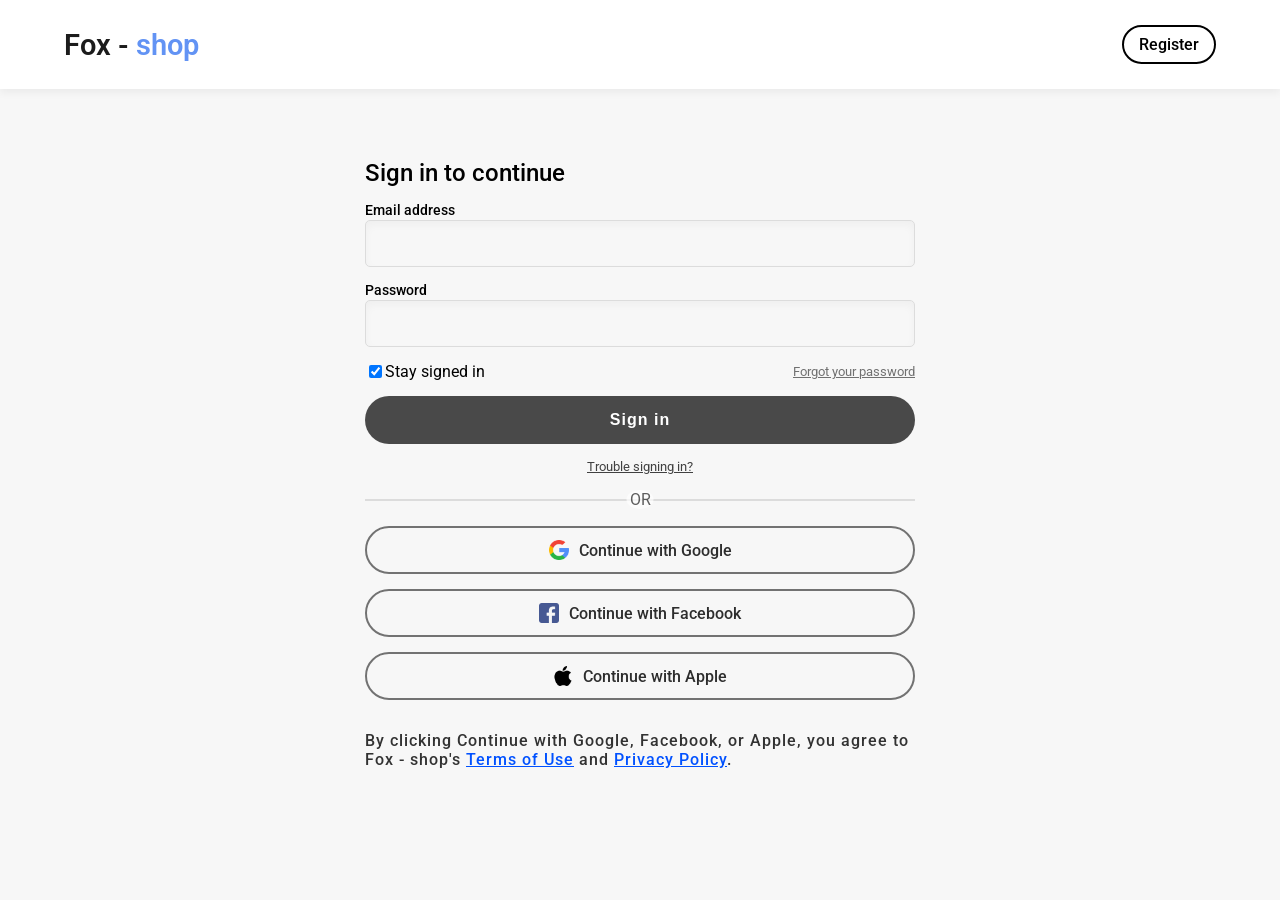
<file: account.html>
<!DOCTYPE html>
<html lang="en">
<head>
  <meta charset="UTF-8">
  <meta name="viewport" content="width=device-width, initial-scale=1.0">
  <title>Account | Fox - shop</title>
  <link rel="stylesheet" href="https://cdnjs.cloudflare.com/ajax/libs/font-awesome/6.4.2/css/all.min.css" integrity="sha512-z3gLpd7yknf1YoNbCzqRKc4qyor8gaKU1qmn+CShxbuBusANI9QpRohGBreCFkKxLhei6S9CQXFEbbKuqLg0DA==" crossorigin="anonymous" referrerpolicy="no-referrer" />
  <link rel="shortcut icon" href="Images/Screenshot 2024-03-01 181911.jpg" type="images/x-icon">
  <link rel="stylesheet" href="Styles/saved-item.css">
  <link rel="stylesheet" href="Styles/account.css">
</head>
<body>
  <header>
    <div class="section">
      <div class="left-section">
        <a href="index.html">
          <div class="logo">Fox - <span class="logo-span">shop</span></div>
        </a>
      </div>
      <div class="middle-section">
        <label>
          <img src="Images/search.png" alt="" class="search-icon">
          <input type="text" placeholder="Search for Products, Brands and More" class="index-search">
        </label>
      </div>
  
      <div class="right-section">
        <a href="#">
          <div class="account-container">
            <img src="Images/user.png" alt="">
            <span>Login</span>
            <!-- <i class="fa fa-angle-down account-arrow" aria-hidden="true"></i> -->
          </div>
        </a>
        <a href="#">
          <div class=" menu-bar">
            <img src="Images/menu.png" alt="">
          </div>
        </a>
        <a href="#">
          <div class="cancel-bar hide">
            <img src="Images/menu.png" alt="">
          </div>
        </a>
  
        <a href="cart.html">
          <div class="cart-container">
            <div class="cart-quantity-cont">
              <small class="cart-quantity"></small>
              <img src="Images/shopping-cart.png" alt="">
            </div>
            <span>Cart</span>
          </div>
        </a>
  
        <div class="seller-container">
          <img src="Images/shop.png" alt="">
          <span>Become a Seller</span>
        </div>
  
        <img src="Images/dots.png" alt="" class="help-icon">
      </div>
    </div>

    <nav>
      <div class="middle-section">
        <label>
          <img src="Images/search.png" alt="" class="search-icon">
          <input type="text" placeholder="Search for Products, Brands and More" class="index-search">
        </label>
      </div>
    </nav>
  </header>

  <div class="account-page-container">
    <div class="saved-item-page-display-cont hide-pop">
      <div class="links-containter">
        <div class="link-row row-option">
          <div class="link-row-icon ">
            <i class="fa-regular fa-user" aria-hidden="true"></i>
          </div>
          <span>My Account</span>
        </div>
        <a href="order.html">
          <div class="link-row ">
            <div class="link-row-icon">
              <i class="fas fa-shopping-bag" aria-hidden="true"></i>
            </div>
            <span>Orders</span>
          </div>
        </a>
        <a class="link-row" href="saved-item.html">
          <div class="link-row-icon">
            <i class="fa-regular fa-heart" aria-hidden="true"></i>
          </div>
          <span>Saved Items</span>
        </a>
        <div class="link-row">
          <div class="link-row-icon">
            <i class="fa-regular fa-envelope" aria-hidden="true"></i>
          </div>
          <span>Inbox</span>
        </div>
        <div class="link-row">
          <div class="link-row-icon">
            <i class="fa fa-hourglass-end" aria-hidden="true"></i>
          </div>
          <span>Pending Reviews</span>
        </div>
        <div class="link-row">
          <div class="link-row-icon">
            <i class="fas fa-store"></i>
          </div>
          <span>Followed Seller</span>
        </div>
        <div class="link-row">
          <div class="link-row-icon">
            <i class="fa fa-repeat" aria-hidden="true"></i>
          </div>
          <span>Recently Viewed</span>
        </div>
        <span class="logout">LOGOUT</span>
      </div>
  
      <div class="account-overview-cont">
        <div class="overview-header">
          <h3>Account Overview</h3>
        </div>
        <div class="account-overview-content">
          <div class="account-details-cont">
            <div class="account-details-header">
              <span>ACCOUNT DETAILS</sapn>
            </div>
            <div class="account-details-content">
              <div class="account-name">
                <span>Ganiu Waris</span>
              </div>
              <div class="account-email">
                <span>wardude704@gmail.com</span>
              </div>
            </div>
          </div>
          <div class="address-book-cont">
            <div class="address-book-header">
              <span>ADDRESS BOOK</span>
            </div>
            <div class="address-book-content">
              <div class="address-cont">
                <div class="address-title">
                  <span>Your default shipping address:</span>
                </div>
                <div class="address-note">
                  <div class="adress">
                    <div class="main-address"></div>
                    <input type="text" class="change-email hide" placeholder="Enter new shipping address">
                    <small class="error hide">Address not valid</small>
                  </div>
                  <div class="link">
                    <div class="link-span">Edit adresss</div>
                    <div class="new-adress-option">
                      <div class="change hide">Change</div>
                      <div class="cancel hide">Cancel</div>
                    </div>
                  </div>
                </div>
              </div>
            </div>
          </div>
        </div>
      </div>
    </div>
    <div class="customer-views-cont">
      <div class="customer-views-header">
        <h3>
         Other customers past views
        </h3>
      </div>

      <div class="customer-views-product-grid"></div>
    </div>
    <div class="logout">
      <button class="">Log out</button>
    </div>
  </div>
  <div class="slide-bar hde">
    <a href="account.html" class="mobile-account">
      <div class="link-row">
        <div class="link-row-icon ">
          <i class="fa-regular fa-user" aria-hidden="true"></i>
        </div>
        <span>My Account</span>
      </div>
    </a>
    <a href="order.html" class="mobile-order">
      <div class="link-row ">
        <div class="link-row-icon">
          <i class="fas fa-shopping-bag" aria-hidden="true"></i>
        </div>
        <span>Orders</span>
      </div>
    </a>
    <a href="saved-item.html" class="mobile-saved">
      <div class="link-row ">
        <div class="link-row-icon">
          <i class="fa-regular fa-heart" aria-hidden="true"></i>
        </div>
        <span>Saved Items</span>
      </div>
    </a>
    <a href="#" class="mobile-inbox">
      <div class="link-row ">
        <div class="link-row-icon">
          <i class="fa-regular fa-envelope" aria-hidden="true"></i>
        </div>
        <span>Inbox</span>
      </div>
    </a>
  </div>

  <script type="module" src="Scripts/account.js"></script>
</body>
</html>
</file>
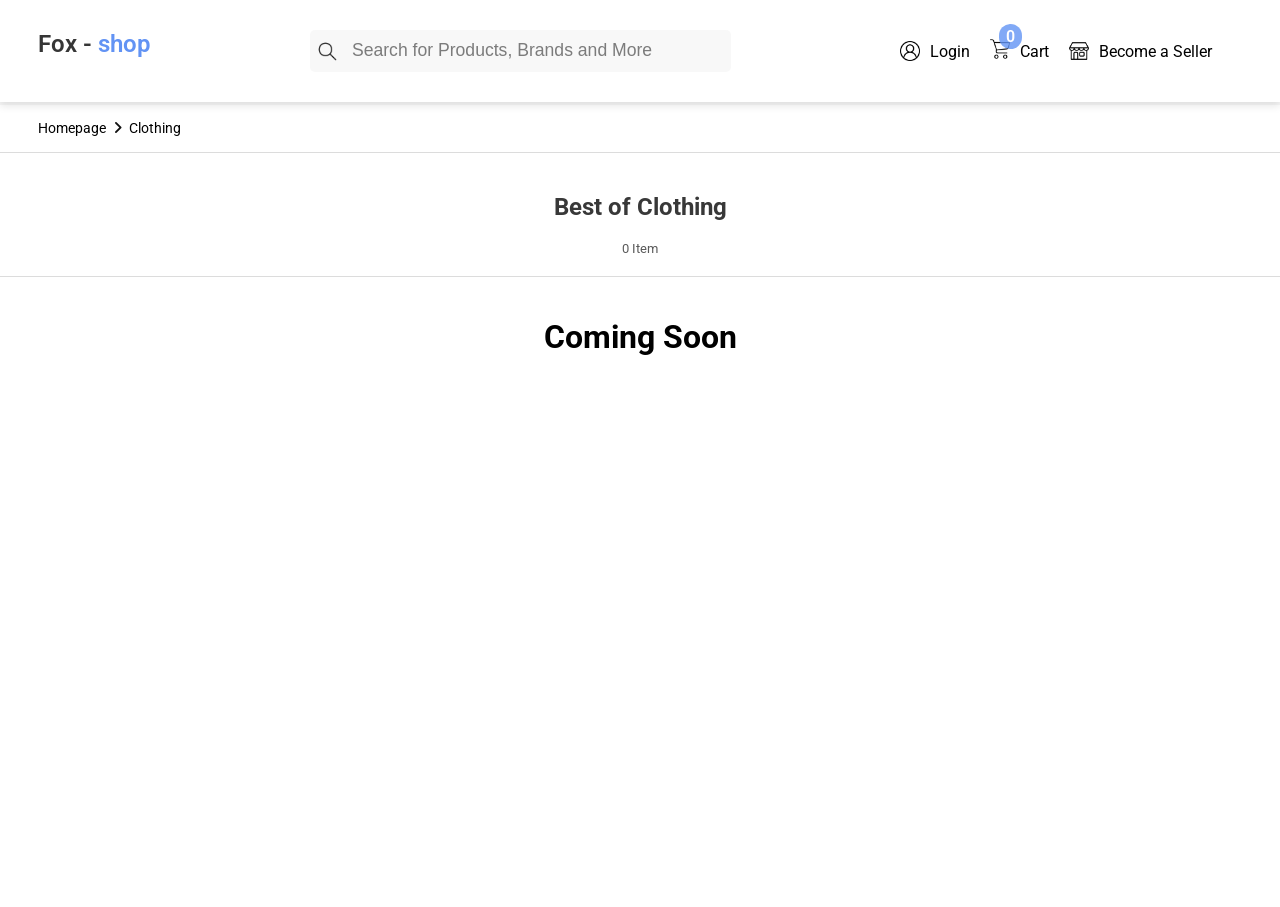
<file: clothing.html>
<!DOCTYPE html>
<html lang="en">
<head>
  <meta charset="UTF-8">
  <meta name="viewport" content="width=device-width, initial-scale=1.0">
  <title>Clothing</title>
  <link rel="stylesheet" href="https://cdnjs.cloudflare.com/ajax/libs/font-awesome/6.4.2/css/all.min.css" integrity="sha512-z3gLpd7yknf1YoNbCzqRKc4qyor8gaKU1qmn+CShxbuBusANI9QpRohGBreCFkKxLhei6S9CQXFEbbKuqLg0DA==" crossorigin="anonymous" referrerpolicy="no-referrer" />
  <link rel="shortcut icon" href="Images/Screenshot 2024-03-01 181911.jpg" type="images/x-icon">
  <link rel="stylesheet" href="Styles/categories.css">
</head>
<body>
  <header>
    <div class="section">
      <div class="left-section">
        <a href="index.html">
          <div class="logo">Fox - <span class="logo-span">shop</span></div>
        </a>
      </div>
      <div class="middle-section">
        <label>
          <img src="Images/search.png" alt="" class="search-icon">
          <input type="text" placeholder="Search for Products, Brands and More" class="index-search">
        </label>
      </div>
  
      <div class="right-section">
        <a href="#">
          <div class="account-container">
            <img src="Images/user.png" alt="">
            <span>Login</span>
            <!-- <i class="fa fa-angle-down account-arrow" aria-hidden="true"></i> -->
          </div>
        </a>
  
        <a href="cart.html">
          <div class="cart-container">
            <div class="cart-quantity-cont">
              <small class="cart-quantity"></small>
              <img src="Images/shopping-cart.png" alt="">
            </div>
            <span>Cart</span>
          </div>
        </a>
  
        <div class="seller-container">
          <img src="Images/shop.png" alt="">
          <span>Become a Seller</span>
        </div>
  
        <img src="Images/dots.png" alt="" class="help-icon">
      </div>
    </div>

    <nav>
      <div class="middle-section">
        <label>
          <img src="Images/search.png" alt="" class="search-icon">
          <input type="text" placeholder="Search for Products, Brands and More" class="index-search">
        </label>
      </div>
    </nav>

  </header>
  <div class="top-categories-container ">
    <a href="#">Homepage</a>
    <i class="fa fa-angle-right" aria-hidden="true"></i>
    <a href="#">Clothing</a>
  </div>
  

  <div class="category-products-container">
    <div class="category-product-container-header">
      <h2>Best of Clothing</h2>
      <span>0 Item</span>
    </div>

    <div class="category-products-grid flex">
      <h1>Coming Soon</h1>
    </div>
  </div>

  <script type="module" src="Scripts/categories.js"></script>
</body>
</html>
</file>
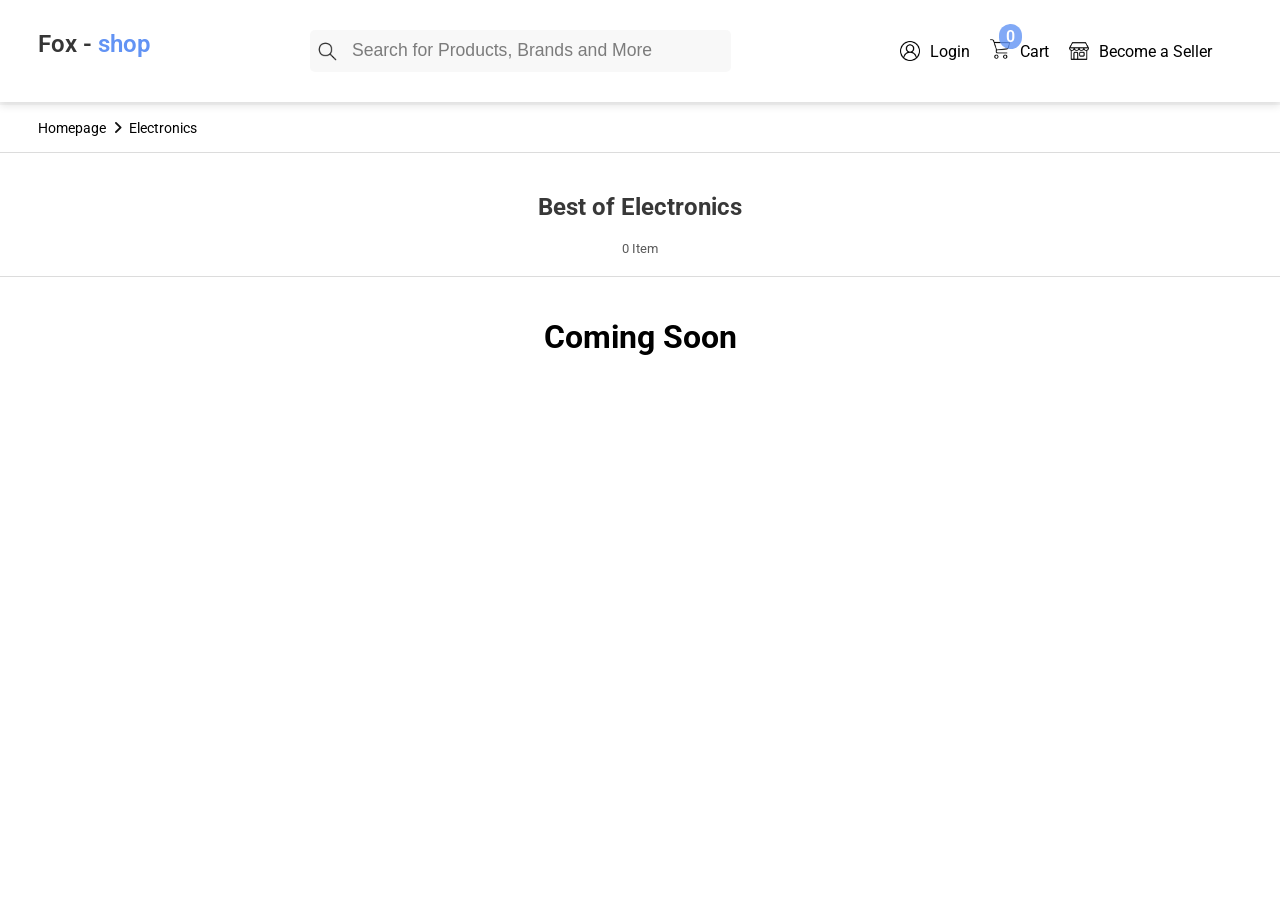
<file: electronics.html>
<!DOCTYPE html>
<html lang="en">
<head>
  <meta charset="UTF-8">
  <meta name="viewport" content="width=device-width, initial-scale=1.0">
  <title>Electronics</title>
  <link rel="stylesheet" href="https://cdnjs.cloudflare.com/ajax/libs/font-awesome/6.4.2/css/all.min.css" integrity="sha512-z3gLpd7yknf1YoNbCzqRKc4qyor8gaKU1qmn+CShxbuBusANI9QpRohGBreCFkKxLhei6S9CQXFEbbKuqLg0DA==" crossorigin="anonymous" referrerpolicy="no-referrer" />
  <link rel="shortcut icon" href="Images/Screenshot 2024-03-01 181911.jpg" type="images/x-icon">
  <link rel="stylesheet" href="Styles/categories.css">
</head>
<body>
  <header>
    <div class="section">
      <div class="left-section">
        <a href="index.html">
          <div class="logo">Fox - <span class="logo-span">shop</span></div>
        </a>
      </div>
      <div class="middle-section">
        <label>
          <img src="Images/search.png" alt="" class="search-icon">
          <input type="text" placeholder="Search for Products, Brands and More" class="index-search">
        </label>
      </div>
  
      <div class="right-section">
        <a href="#">
          <div class="account-container">
            <img src="Images/user.png" alt="">
            <span>Login</span>
            <!-- <i class="fa fa-angle-down account-arrow" aria-hidden="true"></i> -->
          </div>
        </a>
  
        <a href="cart.html">
          <div class="cart-container">
            <div class="cart-quantity-cont">
              <small class="cart-quantity"></small>
              <img src="Images/shopping-cart.png" alt="">
            </div>
            <span>Cart</span>
          </div>
        </a>
  
        <div class="seller-container">
          <img src="Images/shop.png" alt="">
          <span>Become a Seller</span>
        </div>
  
        <img src="Images/dots.png" alt="" class="help-icon">
      </div>
    </div>

    <nav>
      <div class="middle-section">
        <label>
          <img src="Images/search.png" alt="" class="search-icon">
          <input type="text" placeholder="Search for Products, Brands and More" class="index-search">
        </label>
      </div>
    </nav>

  </header>
  <div class="top-categories-container ">
    <a href="#">Homepage</a>
    <i class="fa fa-angle-right" aria-hidden="true"></i>
    <a href="#">Electronics</a>
  </div>
  

  <div class="category-products-container">
    <div class="category-product-container-header">
      <h2>Best of Electronics</h2>
      <span>0 Item</span>
    </div>

    <div class="category-products-grid flex">
      <h1>Coming Soon</h1>
    </div>
  </div>

  <script type="module" src="Scripts/categories.js"></script>
</body>
</html>
</file>
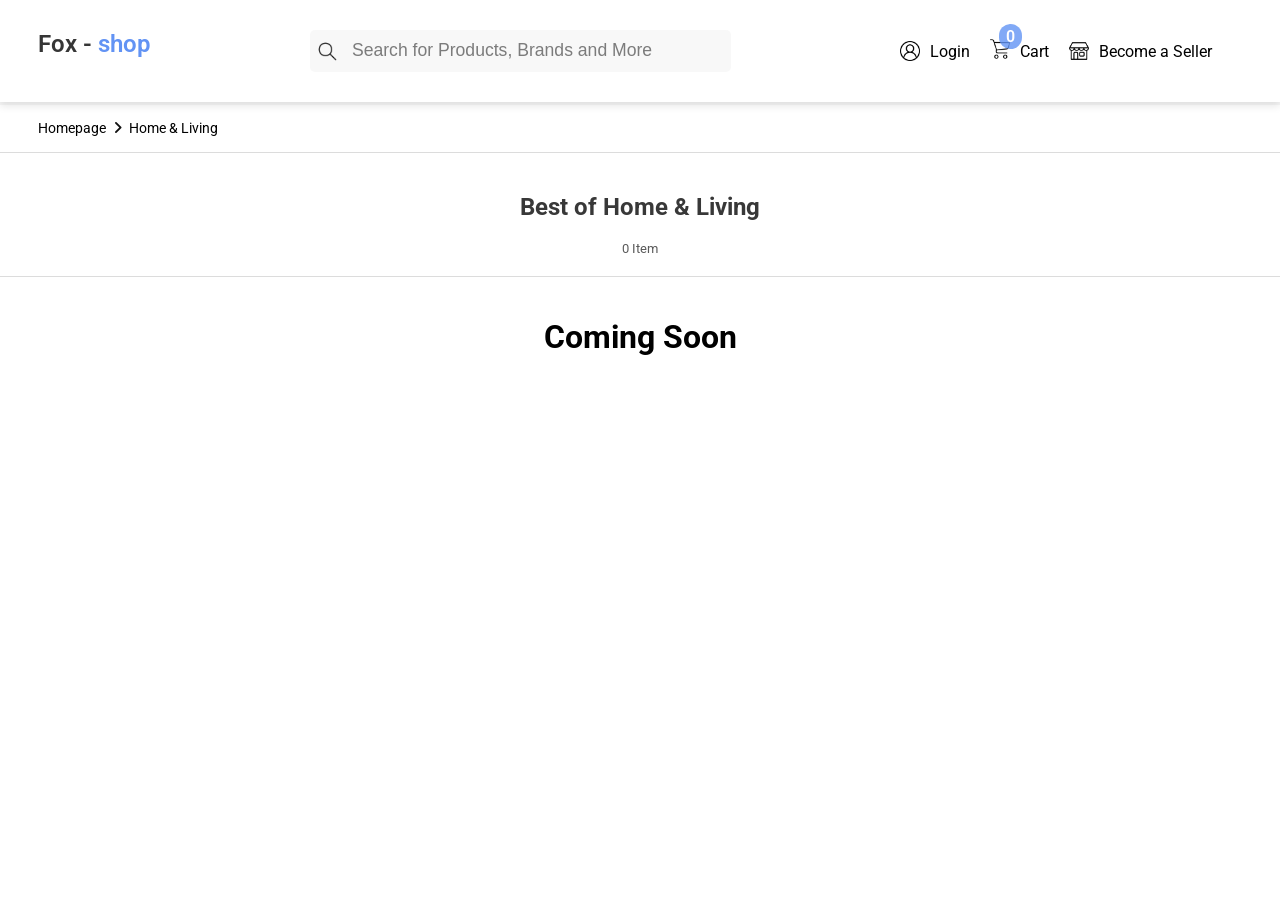
<file: home-and-living.html>
<!DOCTYPE html>
<html lang="en">
<head>
  <meta charset="UTF-8">
  <meta name="viewport" content="width=device-width, initial-scale=1.0">
  <title>Home & Living</title>
  <link rel="stylesheet" href="https://cdnjs.cloudflare.com/ajax/libs/font-awesome/6.4.2/css/all.min.css" integrity="sha512-z3gLpd7yknf1YoNbCzqRKc4qyor8gaKU1qmn+CShxbuBusANI9QpRohGBreCFkKxLhei6S9CQXFEbbKuqLg0DA==" crossorigin="anonymous" referrerpolicy="no-referrer" />
  <link rel="shortcut icon" href="Images/Screenshot 2024-03-01 181911.jpg" type="images/x-icon">
  <link rel="stylesheet" href="Styles/categories.css">
</head>
<body>
  <header>
    <div class="section">
      <div class="left-section">
        <a href="index.html">
          <div class="logo">Fox - <span class="logo-span">shop</span></div>
        </a>
      </div>
      <div class="middle-section">
        <label>
          <img src="Images/search.png" alt="" class="search-icon">
          <input type="text" placeholder="Search for Products, Brands and More" class="index-search">
        </label>
      </div>
  
      <div class="right-section">
        <a href="#">
          <div class="account-container">
            <img src="Images/user.png" alt="">
            <span>Login</span>
            <!-- <i class="fa fa-angle-down account-arrow" aria-hidden="true"></i> -->
          </div>
        </a>
  
        <a href="cart.html">
          <div class="cart-container">
            <div class="cart-quantity-cont">
              <small class="cart-quantity"></small>
              <img src="Images/shopping-cart.png" alt="">
            </div>
            <span>Cart</span>
          </div>
        </a>
  
        <div class="seller-container">
          <img src="Images/shop.png" alt="">
          <span>Become a Seller</span>
        </div>
  
        <img src="Images/dots.png" alt="" class="help-icon">
      </div>
    </div>

    <nav>
      <div class="middle-section">
        <label>
          <img src="Images/search.png" alt="" class="search-icon">
          <input type="text" placeholder="Search for Products, Brands and More" class="index-search">
        </label>
      </div>
    </nav>

  </header>
  <div class="top-categories-container ">
    <a href="#">Homepage</a>
    <i class="fa fa-angle-right" aria-hidden="true"></i>
    <a href="#">Home & Living</a>
  </div>
  

  <div class="category-products-container">
    <div class="category-product-container-header">
      <h2>Best of Home & Living</h2>
      <span>0 Item</span>
    </div>

    <div class="category-products-grid flex">
      <h1>Coming Soon</h1>
    </div>
  </div>

  <script type="module" src="Scripts/categories.js"></script>
</body>
</html>
</file>
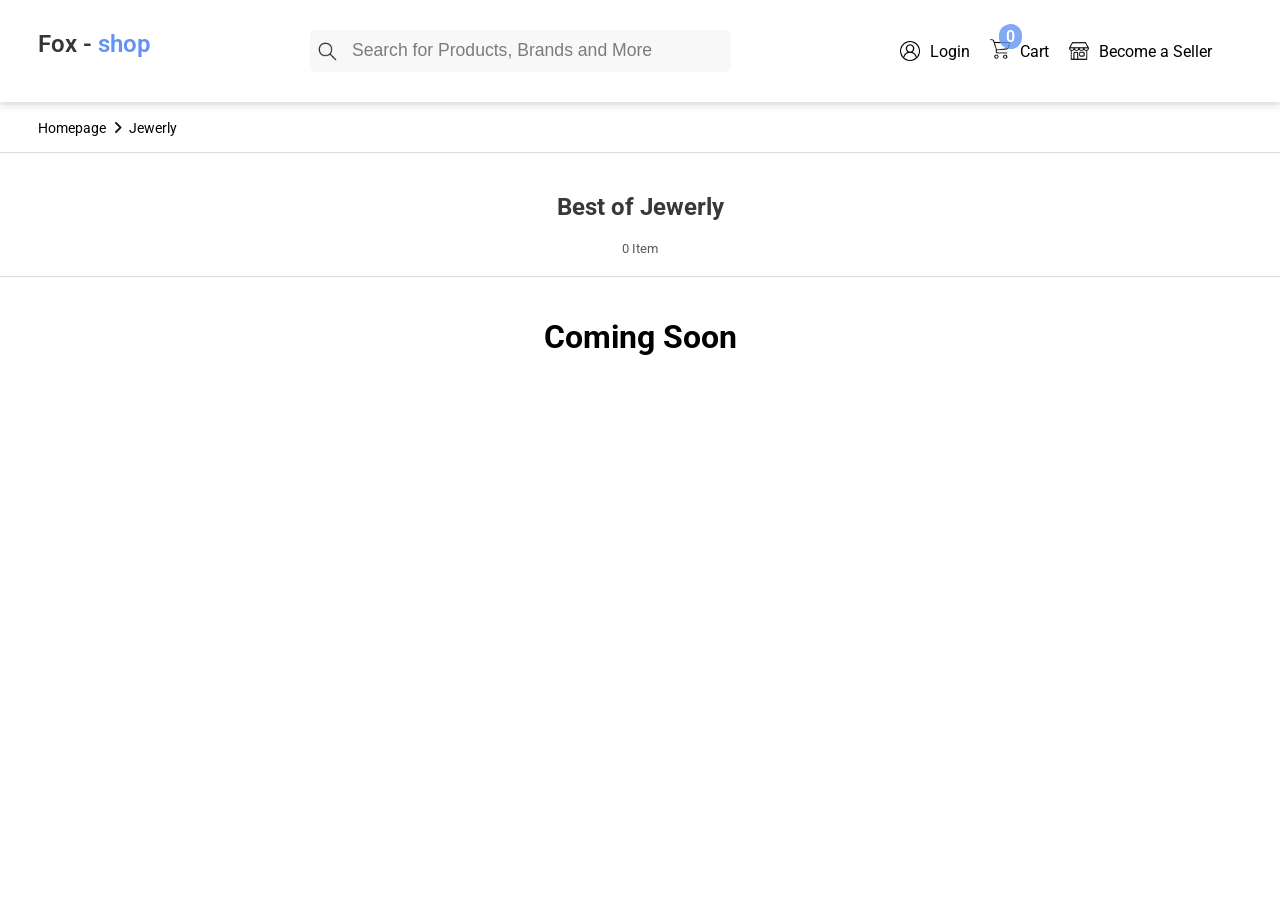
<file: jewerly.html>
<!DOCTYPE html>
<html lang="en">
<head>
  <meta charset="UTF-8">
  <meta name="viewport" content="width=device-width, initial-scale=1.0">
  <title>Jewerly</title>
  <link rel="stylesheet" href="https://cdnjs.cloudflare.com/ajax/libs/font-awesome/6.4.2/css/all.min.css" integrity="sha512-z3gLpd7yknf1YoNbCzqRKc4qyor8gaKU1qmn+CShxbuBusANI9QpRohGBreCFkKxLhei6S9CQXFEbbKuqLg0DA==" crossorigin="anonymous" referrerpolicy="no-referrer" />
  <link rel="shortcut icon" href="Images/Screenshot 2024-03-01 181911.jpg" type="images/x-icon">
  <link rel="stylesheet" href="Styles/categories.css">
</head>
<body>
  <header>
    <div class="section">
      <div class="left-section">
        <a href="index.html">
          <div class="logo">Fox - <span class="logo-span">shop</span></div>
        </a>
      </div>
      <div class="middle-section">
        <label>
          <img src="Images/search.png" alt="" class="search-icon">
          <input type="text" placeholder="Search for Products, Brands and More" class="index-search">
        </label>
      </div>
  
      <div class="right-section">
        <a href="#">
          <div class="account-container">
            <img src="Images/user.png" alt="">
            <span>Login</span>
            <!-- <i class="fa fa-angle-down account-arrow" aria-hidden="true"></i> -->
          </div>
        </a>
  
        <a href="cart.html">
          <div class="cart-container">
            <div class="cart-quantity-cont">
              <small class="cart-quantity"></small>
              <img src="Images/shopping-cart.png" alt="">
            </div>
            <span>Cart</span>
          </div>
        </a>
  
        <div class="seller-container">
          <img src="Images/shop.png" alt="">
          <span>Become a Seller</span>
        </div>
  
        <img src="Images/dots.png" alt="" class="help-icon">
      </div>
    </div>

    <nav>
      <div class="middle-section">
        <label>
          <img src="Images/search.png" alt="" class="search-icon">
          <input type="text" placeholder="Search for Products, Brands and More" class="index-search">
        </label>
      </div>
    </nav>

  </header>
  <div class="top-categories-container ">
    <a href="#" class="homepage-link">Homepage</a>
    <i class="fa fa-angle-right" aria-hidden="true"></i>
    <a href="#">Jewerly</a>
  </div>
  

  <div class="category-products-container">
    <div class="category-product-container-header">
      <h2>Best of Jewerly</h2>
      <span>0 Item</span>
    </div>

    <div class="category-products-grid flex">
      <h1>Coming Soon</h1>
    </div>
  </div>

  <script type="module" src="Scripts/categories.js"></script>
</body>
</html>
</file>
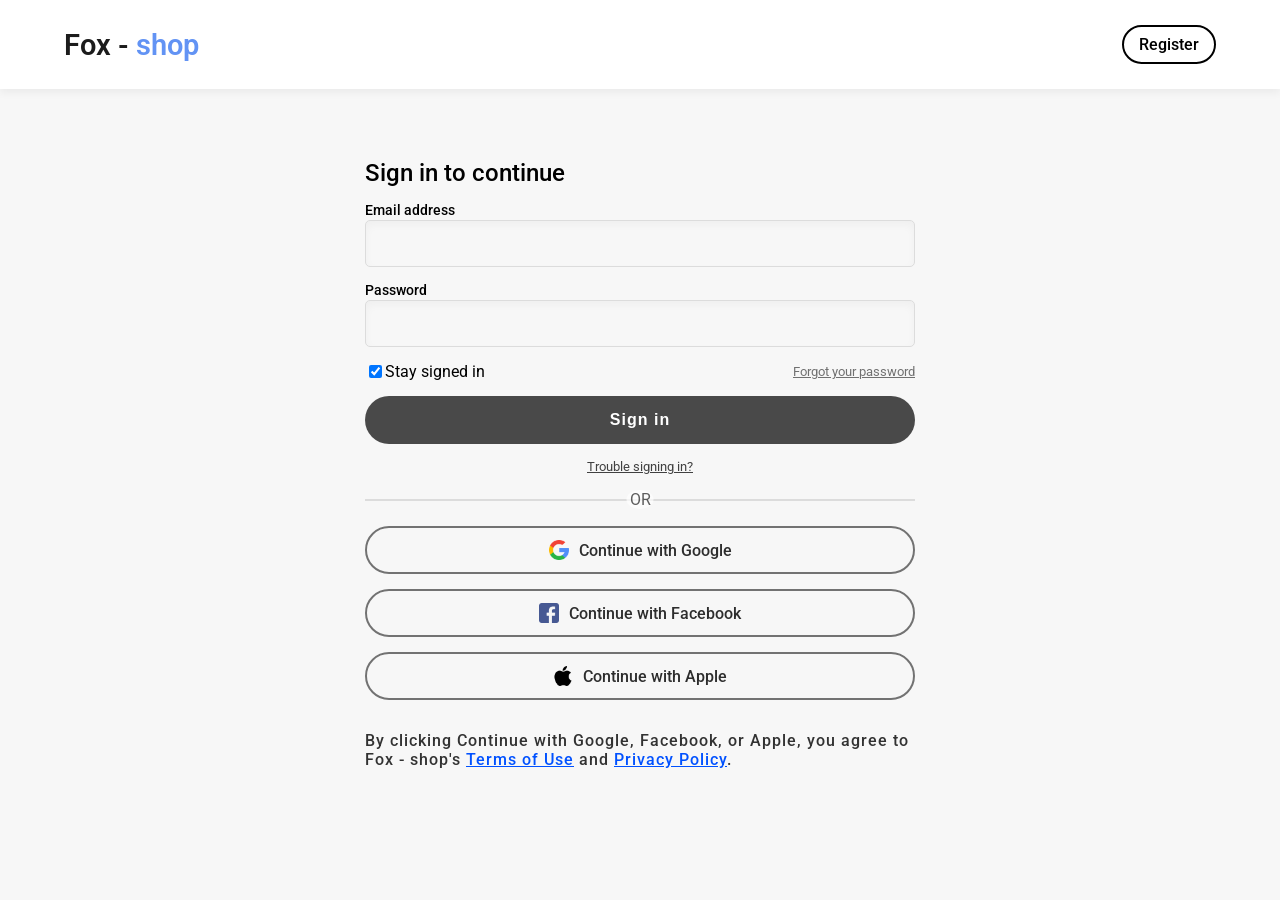
<file: login.html>
<!DOCTYPE html>
<html lang="en">
<head>
  <meta charset="UTF-8">
  <meta name="viewport" content="width=device-width, initial-scale=1.0">
  <title>Sign in | Fox - shop</title>
  <link rel="stylesheet" href="https://cdnjs.cloudflare.com/ajax/libs/font-awesome/6.4.2/css/all.min.css" integrity="sha512-z3gLpd7yknf1YoNbCzqRKc4qyor8gaKU1qmn+CShxbuBusANI9QpRohGBreCFkKxLhei6S9CQXFEbbKuqLg0DA==" crossorigin="anonymous" referrerpolicy="no-referrer" />
  <link rel="shortcut icon" href="Images/Screenshot 2024-03-01 181911.jpg" type="images/x-icon">
  <link rel="stylesheet" href="Styles/login.css">
</head>
<body>
  <header>
    <a href="index.html" class="logo">
      <div class="logo">
        Fox - <span>shop</span>
      </div>
    </a>

    <a href="register.html" class="register">Register</a>
  </header>

  <div class="page-content-cont">
    <div class="form">
      <h2>Sign in to continue</h2>
      <label>
        <span>Email address</span>
        <input type="email" class="email">
      </label>
      <label>
        <span>Password</span>
        <input type="password" class="password">
      </label>

      <div class="form-options">
        <div class="left-section">
          <input type="checkbox" checked>
          <span>Stay signed in</span>
        </div>

        <a href="#">Forgot your password</a>
      </div>
      <button class="login">Sign in</button>
      <a href="#" class="unknow">Trouble signing in?</a>
      <span class="or">OR</span>
    </div>
    <div class="other-sign-up-options">
      <a href="#" class="link">
        <img src="Images/search(2).png" alt="">
        <span>Continue with Google</span>
      </a>
      <a href="#" class="link">
        <img src="Images/facebook.png" alt="">
        <span>Continue with Facebook</span>
      </a>
      <a href="#" class="link">
        <img src="Images/apple.png" alt="">
        <span>Continue with Apple</span>
      </a>
      <p>By clicking Continue with Google, Facebook, or Apple, you agree to Fox - shop's <a href="#">Terms of Use</a> and <a href="#">Privacy Policy</a>.</p>
    </div>
  </div>
  <script type="module" src="Scripts/login.js"></script>
</body>
</html>
</file>
<file: Styles/saved-item.css>
@import url('https://fonts.googleapis.com/css2?family=Roboto:ital,wght@0,100;0,300;0,400;0,500;0,700;0,900;1,100;1,300;1,400;1,500;1,700;1,900&display=swap');

* {
  box-sizing: border-box;
}

a {
  text-decoration: none;
  color: black;
}

body {
  font-family: "Roboto", sans-serif;
  margin: 0;
  background-color: rgba(220, 220, 220, 0.221);
}
header {
  display: flex;
  flex-direction: column;
  justify-content: center;
  align-items: center;
  width: 100%;
  background-color: white;
  padding: 30px 3%;
  z-index: 10;
  box-shadow: 0 4px 8px rgba(0, 0, 0, 0.1);
  position: fixed;
  top: 0;
  left: 0;
  row-gap: 5px;
  right: 0;
}

.section {
  display: flex;
  flex-direction: row;
  justify-content: space-between;
  width: 100%;
  padding: 0;
  margin: 0;
}

nav {
  display: none;
}


.left-section {
  width: fit-content;
}

.logo {
  font-size: 1.5rem;
  font-weight: 600;
  color: rgba(0, 0, 0, 0.89);
}

.logo-span {
  color: rgb(98, 147, 244);
  /* font-style: italic; */
}

.middle-section {
  width: 35%;
}

.middle-section label {
  background-color: rgba(220, 220, 220, 0.215);
  display: flex;
  /* rgba(98, 147, 244, 0.05) */
  align-items: center;
  border-radius: 5px;
  width: 100%;
}

.middle-section label img {
  width: 25px;
  margin-left: 5px;
  cursor: pointer;
}

.middle-section label input {
  border: none;
  background-color: transparent;
  flex: 1;
  padding: 12px;
  font-size: 1rem;
  outline: none;
}::placeholder {
  font-size: 1.1rem;
  color: rgba(0, 0, 0, 0.5);
}

.right-section {
  width: fit-content;
  display: flex;
  align-items: center;
  justify-content: space-between;
}

.right-section img {
  width: 20px;
}

.account-container, .cart-container, .seller-container, .help-icon {
  display: flex;
  align-items: center;
  cursor: pointer;
  column-gap: 10px;
  padding: 8px 10px;
  border-radius: 5px;
  transition: background-color .4s;
}

.account-container:hover, .cart-container:hover, .seller-container:hover, .help-icon:hover  {
  background-color: rgba(220, 220, 220, 0.4);
}
.account-container span , .cart-container span, .seller-container span {
  font-size: 1.1rem;
  font-weight: 450;
  color: rgba(0, 0, 0, 0.81);
}


.cart-quantity-cont {
  position: relative;
}
.cart-quantity-cont small {
  position: absolute;
  top: -15px;
  right: -12px;
  padding: 3px 7px;
  font-weight: 600;
  font-size: 1rem;
  color: white;
  border-radius: 20px;
  background-color: rgba(98, 147, 244, .8);

}


.saved-item-page-display-cont {
  margin: 125px 2% 0 2%;
  display: flex;
  column-gap: 20px;
}

.links-containter {
  background-color: rgb(255, 255, 255);
  width: 280px;
  display: flex;
  flex-direction: column;
  height: fit-content;
  /* box-shadow: 0 0 30px rgb(0, 0, 0, 0.05); */
  box-shadow: 0 4px 8px rgb(0, 0, 0, 0.1);
}

.link-row {
  display: flex;
  padding: 13px;
  column-gap: 15px;
  align-items: center;
  cursor: pointer;
  transition: background-color .2s;
}

.link-row:hover {
  background-color: rgba(220, 220, 220, 0.374);
}

.link-row-icon {
  display: flex;
  justify-content: center;
  width: 20px;
}

.link-row-icon i {
  font-size: 1.33rem;
  opacity: .7;
}

.row-option {
  border-bottom: 1px gainsboro solid;
}

.link-row span {
  font-size: .85rem;
  opacity: .8;
}

.links-containter .logout {
  color: rgb(98, 147, 244);
  display: flex;
  justify-content: center;
  align-items: center;
  padding: 13px;
  border-top: 1px gainsboro solid;
}

.links-containter .logout {
  cursor: pointer;
  font-size: .85rem;
  padding: 9px;
  border-radius: 5px;
  font-weight: 600;
  cursor: pointer;
}

.links-containter .logout:hover {
  background-color: rgba(98, 147, 244, .1);
}

.saved-items-content-container {
  background-color: white;
  height: fit-content;
  box-shadow: 0 0 30px rgb(0, 0, 0, 0.05);
  border-radius: 5px;
  flex: 1;
}

.save-item-header {
  padding: 14px;
  border-bottom: 1px gainsboro solid;
}

.account-link {
  text-decoration: none;
  color: black;
}

.save-item-header span {
  font-size: 1.05rem;
  font-weight: 600;
  opacity: .8;
}

.saved-items-container {
  display: flex;
  border: 1px solid gainsboro;
  margin: 20px;
  padding: 15px;
  border-radius: 5px;
  justify-content: space-between;
  /* flex-direction: column; */
}

.saved-items-details {
  display: flex;
}

.saved-items-details img {
  width: 120px;
  height: 120px;
  object-fit: cover;
  margin-right: 10px;
}

.saved-items-product-details {
  display: flex;
  flex-direction: column;
  margin-right: 20px;
  row-gap: 5px;
  width: 65%;
}

.saved-items-product-name {
  font-size: .86rem;
  margin-bottom: 7px;
  overflow: hidden;
  text-overflow: ellipsis;
  display: -webkit-box;
  -webkit-line-clamp: 2;
  line-clamp: 2;
  -webkit-box-orient: vertical;
  width: 80%;
}

.saved-items-rating-icon {
  color: rgba(0, 0, 0, 0.7);
  /* color: rgb(98, 147, 244); */
}

.saved-items-rating-icon i{
  font-size: .78rem;
}

.saved-items-product-price {
  font-size: .8rem;
  font-weight: 600;
  opacity: .8;
}

.saved-items-product-options {
  display: flex;
  flex-direction: column;
  justify-content: space-between;
  align-items: end;
  width: 30%;
}

.saved-items-product-options a{
  text-decoration: none;
  color: white;
  background-color: rgb(98, 147, 244);
  padding: 12px 18px;
  font-size: .8rem;
  border-radius: 5px;
  font-weight: 600;
  box-shadow: 0 4px 8px rgb(0, 0, 0, 0.2);
}

.saved-items-product-options a:hover {
  filter: brightness(.9);
}

.remove-saved-product {
  display: flex;
  column-gap: 10px;
  border-radius: 5px;
  padding: 11px ;
  cursor: pointer;
  color: rgb(98, 147, 244);
  align-items: center;
}

.remove-saved-product:hover {
  background-color: rgb(98, 147, 244, .2);
}

.remove-saved-product i{

}

.remove-saved-product span{
  font-size: .8rem;
  font-weight: 600;
}

.emthy-saved-cart {
  display: flex;
  padding: 20px;
  flex-direction: column;
  align-items: center;
  row-gap: 25px;
  /* justify-content: space-between; */
  height: 320px;
  box-shadow: 0 4px 8px rgb(0, 0, 0, 0.2);
}

.emthy-saved-cart img {
  width: 120px;
}

.emthy-saved-cart a {
  border: 2px solid rgba(0, 0, 0, 0.558);
  padding: 10px;
  border-radius: 25px;
  background-color: rgba(220, 220, 220, 0.241);
  box-shadow: 0 4px 8px rgba(0, 0, 0, 0.1);
}


.customer-views-cont {
  margin: 30px 3% 20px 3%;
}

.customer-views-cont h3 {
  margin-bottom: 0;
}


.customer-views-product-grid {
  display: flex;
  flex-direction: row;
  /* width: 100%; */
  padding: 20px 5px;
  overflow-x: scroll;
  /* overflow: hidden; */
  column-gap: 15px;
}

.related-products {
  display: flex;
  overflow: hidden;
  overflow-x: scroll;
  column-gap: 20px;
}::-webkit-scrollbar {
  display: none;
}

.related-product {
  display: flex;
  flex-direction: column;
  /* padding: 10px; */
  position: relative;
  align-items: start;
}

.related-product .fa-heart {
  position: absolute;
  background-color: white;
  padding: 7px;
  font-size: .9rem;
  color: rgba(0, 0, 0, 0.81);
  border: 1px solid gainsboro;
  border-radius: 50%;
  right: 12px;
  top: 12px;
  display: none;
}

.related-product-img-cont {
  border: 1px solid gainsboro;
  padding: 10px;
  margin-bottom: 4px;
  border-radius: 4px;
}

.related-product img {
  width: 180px;
  height: 180px;
  object-fit: cover;
  border-radius: 6px;
}

.related-product-name {
  overflow: hidden;
  text-overflow: ellipsis;
  display: -webkit-box;
  -webkit-line-clamp: 2;
  line-clamp: 2;
  font-size: .83rem;
  font-weight: 400;
  color: rgba(0, 0, 0, 0.821);
  -webkit-box-orient: vertical;
}

.related-product-price {
  font-size: 1rem;
  font-weight: 500;
  margin: 8px 0;
}

.add-to-cart {
  background-color: rgba(0, 0, 0, 0.9);
  border: 2px solid ;
  padding: 10px 15px;
  border-radius: 50px;
  box-shadow: 0px , 4px, 8px , rgba(0, 0, 0, 0.1);
  cursor: pointer;
  color: white;
  font-weight: 500;
  font-size: .9rem;
  width: 100%;
}

.product-link {
  /* visibility: hidden; */
  padding: 0;
}

@media (min-width: 451px) and (max-width: 921px) {
  header {
    position: relative;
  }
  .account-page-container {
    margin-top: -135px;
  }
  .menu-bar {
    display: flex;
  }

  .cancel-bar img {
    /* opacity: .66; */
  }

  .account-container {
    display: none;
  }

  .logo {
    font-size: 1.7rem;
  }

  .slide-bar {
    display: flex;
    position: fixed;
    flex-direction: column;
    right: 0;
    /* background-color: white; */
    z-index: 20;
    top: 65px;
    width: 100%;
    transition: box-shadow .8s, background-color .8s;
  }

  .mobile-account {
    transform: translateX(450px);
    background-color: white;
    transition: transform .8s, opacity .3s;
    opacity: 0;
  }

  .mobile-order {
    transform: translateX(500px);
    background-color: white;
    transition: transform .8s, opacity .3s;
    opacity: 0;
  }

  .mobile-saved {
    transform: translateX(550px);
    background-color: white;
    transition: transform .8s, opacity .3s;
    opacity: 0;
  }

  .mobile-inbox {
    transform: translateX(600px);
    background-color: white;
    opacity: 0;
    transition: transform .8s, opacity .3s;
  }

  .return {
    transform: translateX(0);
    opacity: 1;
    background-color: white;
    transition: transform .8s, opacity .3s;
  }

  .shadow {
    box-shadow: 0px 4px 8px rgba(0, 0, 0, .15);
    border-top: 1px solid gainsboro;
  }
  header {
    display: flex;
    flex-direction: column;
    justify-content: center;
    align-items: center;
    width: 100%;
    background-color: white;
    padding: 15px 3%;
    z-index: 10;
    box-shadow: 0 4px 8px rgba(0, 0, 0, 0.1);
    position: fixed;
    top: 0;
    left: 0;
    row-gap: 5px;
    right: 0;
  }

  .section {
    display: flex;
    flex-direction: row;
    justify-content: space-between;
    width: 100%;
    padding: 0;
    margin: 0;
  }

  nav {
    align-items: center;
    justify-content: center;
    width: 100%;
    display: flex;
  }
  
  .left-section {
    width: fit-content;
  }
  
  .logo {
    font-size: 1.5rem;
    font-weight: 600;
    color: rgba(0, 0, 0, 0.89);
  }
  
  .section .middle-section {
    display: none;
  }
  
  .right-section {
    width: fit-content;
  }
  
  .right-section img {
    width: 25px;
  }
  
  .seller-container, .help-icon {
    display: none;
  }

  nav .middle-section {
    width: 90%;
  }

  nav .middle-section label {
    background-color: rgba(220, 220, 220, 0.3);
    border-radius: 20px;
  }
  
  nav .middle-section label img {
    width: 25px;
    margin-left: 10px;
    cursor: pointer;
  }
  
  .middle-section label input {
    border: none;
    background-color: transparent;
    flex: 1;
    padding: 15px;
    font-size: 1.2rem;
    outline: none;
  }::placeholder {
    font-size: 1.1rem;
    color: rgba(0, 0, 0, 0.5);
  }
  
  .account-container span , .cart-container span, .seller-container span {
    display: none;
  }

  .saved-item-page-display-cont {
    margin: 280px 2% 0 2%;
    display: flex;
    column-gap: 20px;
  }

  .saved-items-product-details {
    display: flex;
    flex-direction: column;
    margin-right: 10px;
    row-gap: 5px;
    width: 100%;
  }
  
  .saved-items-product-name {
    font-size: .86rem;
    margin-bottom: 7px;
    overflow: hidden;
    text-overflow: ellipsis;
    display: -webkit-box;
    -webkit-line-clamp: 2;
    line-clamp: 2;
    -webkit-box-orient: vertical;
    width: 100%;
  }
  
  
  .links-containter {
    display: none;
  }

  .related-products {
    display: flex;
    overflow: hidden;
    overflow-x: scroll;
    column-gap: 20px;
  }::-webkit-scrollbar {
    display: none;
  }

  .related-product {
    display: flex;
    flex-direction: column;
    /* padding: 10px; */
    position: relative;
    align-items: start;
  }

  .related-product .fa-heart {
    background-color: rgba(255, 255, 255, 0.8);
    color: rgba(255, 0, 0, 0.532);
  }

  .related-product img {
    width: 140px;
    height: 140px;
  }

  .saved-items-product-options {
    display: flex;
    flex-direction: column;
    justify-content: space-between;
    align-items: end;
    width: 100%;
    margin-top: 10px;
  }
  
}

@media (max-width: 450px) {

  .menu-bar {
    display: flex;
  }

  .cancel-bar img {
    /* opacity: .66; */
  }

  .account-container {
    display: none;
  }

  .logo {
    font-size: 1.7rem;
  }

  .slide-bar {
    display: flex;
    position: fixed;
    flex-direction: column;
    right: 0;
    /* background-color: white; */
    z-index: 20;
    top: 65px;
    width: 100vw;
    transition: box-shadow .8s, background-color .8s;
  }

  .mobile-account {
    transform: translateX(450px);
    background-color: white;
    transition: transform .8s, opacity .3s;
    opacity: 0;
  }

  .mobile-order {
    transform: translateX(500px);
    background-color: white;
    transition: transform .8s, opacity .3s;
    opacity: 0;
  }

  .mobile-saved {
    transform: translateX(550px);
    background-color: white;
    transition: transform .8s, opacity .3s;
    opacity: 0;
  }

  .mobile-inbox {
    transform: translateX(600px);
    background-color: white;
    opacity: 0;
    transition: transform .8s, opacity .3s;
  }

  .return {
    transform: translateX(0);
    opacity: 1;
    background-color: white;
    transition: transform .8s, opacity .3s;
  }

  .shadow {
    box-shadow: 0px 4px 8px rgba(0, 0, 0, .15);
    border-top: 1px solid gainsboro;
    left: 0;
  }

  header {
    display: flex;
    flex-direction: column;
    justify-content: center;
    align-items: center;
    width: 100%;
    background-color: white;
    padding: 15px 3%;
    z-index: 10;
    box-shadow: 0 4px 8px rgba(0, 0, 0, 0.1);
    position: relative;
    top: 0;
    left: 0;
    row-gap: 5px;
    right: 0;
  }

  .section {
    display: flex;
    flex-direction: row;
    justify-content: space-between;
    width: 100%;
    padding: 0;
    margin: 0;
  }

  nav {
    align-items: center;
    justify-content: center;
    width: 100%;
    display: flex;
  }
  
  .left-section {
    width: fit-content;
  }
  
  .logo {
    font-size: 1.5rem;
    font-weight: 600;
    color: rgba(0, 0, 0, 0.89);
  }
  
  .section .middle-section {
    display: none;
  }
  
  .right-section {
    width: fit-content;
  }
  
  .right-section img {
    width: 25px;
  }
  
  .seller-container, .help-icon {
    display: none;
  }

  nav .middle-section {
    width: 90%;
  }

  nav .middle-section label {
    background-color: rgba(220, 220, 220, 0.3);
    border-radius: 20px;
  }
  
  nav .middle-section label img {
    width: 25px;
    margin-left: 10px;
    cursor: pointer;
  }
  
  .middle-section label input {
    border: none;
    background-color: transparent;
    flex: 1;
    padding: 15px;
    font-size: 1.2rem;
    outline: none;
  }::placeholder {
    font-size: 1.1rem;
    color: rgba(0, 0, 0, 0.5);
  }
  
  .account-container span , .cart-container span, .seller-container span {
    display: none;
  }

  .saved-item-page-display-cont {
    margin: 140px 2% 0 2%;
    display: flex;
    column-gap: 20px;
    position: relative;
  }
  
  .links-containter {
    display: none;
  }

  .related-products {
    display: flex;
    overflow: hidden;
    overflow-x: scroll;
    column-gap: 20px;
  }::-webkit-scrollbar {
    display: none;
  }

  .related-product {
    display: flex;
    flex-direction: column;
    /* padding: 10px; */
    position: relative;
    align-items: start;
  }

  .related-product .fa-heart {
    background-color: rgba(255, 255, 255, 0.8);
    color: rgba(255, 0, 0, 0.532);
  }

  .related-product img {
    width: 140px;
    height: 140px;
  }
  .saved-items-container {
    display: flex;
    border: 1px solid gainsboro;
    margin: 20px;
    padding: 15px;
    border-radius: 5px;
    justify-content: space-between;
    flex-direction: column;
  }
  
  .saved-items-details {
    display: flex;
  }
  
  .saved-items-details img {
    width: 80px;
    height: 80px;
    object-fit: cover;
    margin-right: 10px;
    /* border-radius: 10px; */
  }
  
  .saved-items-product-details {
    display: flex;
    flex-direction: column;
    margin-right: 10px;
    row-gap: 5px;
    width: 100%;
  }
  
  .saved-items-product-name {
    font-size: .86rem;
    margin-bottom: 7px;
    overflow: hidden;
    text-overflow: ellipsis;
    display: -webkit-box;
    -webkit-line-clamp: 2;
    line-clamp: 2;
    -webkit-box-orient: vertical;
    width: 100%;
  }
  
  .saved-items-rating-icon {
    display: none;
  }
  
  .saved-items-rating-icon i{
    font-size: .78rem;
  }
  
  .saved-items-product-price {
    font-size: .8rem;
    font-weight: 600;
    opacity: .8;
  }
  
  .saved-items-product-options {
    display: flex;
    flex-direction: row;
    justify-content: space-between;
    align-items: center;
    width: 100%;
    margin-top: 10px;
  }
  
  .saved-items-product-options a{
    background-color: rgb(98, 147, 244);
    padding: 8px;
    font-size: .7rem;
    font-weight: 500;
  }
  
  .saved-items-product-options a:hover {
    filter: brightness(.9);
  }
  
  .remove-saved-product {
    display: flex;
    column-gap: 10px;
    border-radius: 5px;
    padding: 10px ;
    cursor: pointer;
    color: rgb(98, 147, 244);
    align-items: center;
  }

  .remove-saved-product i,  .remove-saved-product span {
    font-size: .8rem;
  }
  
  .emthy-saved-cart {
    display: flex;
    padding: 20px;
    flex-direction: column;
    align-items: center;
    row-gap: 25px;
    /* justify-content: space-between; */
    height: 320px;
    box-shadow: 0 4px 8px rgb(0, 0, 0, 0.2);
  }

  .emthy-saved-cart img {
    width: 120px;
  }

  .emthy-saved-cart a {
    border: 2px solid rgba(0, 0, 0, 0.558);
    padding: 10px;
    border-radius: 25px;
    background-color: rgba(220, 220, 220, 0.241);
    box-shadow: 0 4px 8px rgba(0, 0, 0, 0.1);
  }

  
}
.seller-container {
  cursor: not-allowed!important;
}

.hide {
  display: none;
}
</file>
<file: Styles/account.css>
.menu-bar {
  display: none;
}


.slide-bar {
  display: none;
}



a {
  text-decoration: none;
  color: black;
}
.account-overview-cont {
  flex: 1;
  height: initial;
  padding: 15px;
  display: flex;
  flex-direction: column;
  box-shadow: 0 4px 8px rgb(0, 0, 0, 0.1);
  background-color: white;
}

.overview-header h3{
  margin: 0;
  opacity: .8;
}

.account-overview-content {
  display: grid;
  height: 100%;
  margin-top: 10px;
  column-gap: 15px;
  grid-template-columns: 1fr 1fr;
}

.account-details-cont, .address-book-cont {
  border: 1px solid gainsboro;
  border-radius: 3px;
  height: initial;
}

.account-details-header, .address-book-header {
  border-bottom: 1px gainsboro solid;
  padding: 15px 10px;
}

.account-details-header span, .address-book-header span {
  opacity: .7;
}

.account-details-content, .address-book-content {
  padding: 15px 10px;
}

.address-book-content {
  display: flex;
  justify-content: space-between;
  align-items: center;
}

.account-name span, .address-title span {
  font-weight: 600;
  font-size: .9rem;
  opacity: .8;
}

.account-email span , .address-note .main-address {
  font-size: .75rem;
  opacity: .7;
}

.address-cont {
  width: 100%;
}

.address-note {
  position: relative;
  display: flex;
  width: 100%;
  justify-content: space-between;
  align-items: center;
}
.main-address {
  margin-top: 2px;
}
.address-note span {
  display: inline-block;

}

.adress {
  display: flex;
  flex-direction: column;
}

.address-note input {
  border: 1px solid gainsboro;
  padding: 7px;
  outline-color: gainsboro;
  border-radius: 5px;
  /* position: absolute; */
  left: 0;
}

.address-note input::placeholder {
  font-size: .65rem;
  color: rgb(176, 175, 175);
}

.error {
  color: rgb(227, 8, 8);
  font-size: .7rem;
}

.address-book-content .link  {
  color: rgb(0, 123, 255);
  font-size: .7rem;
  cursor: pointer;
  display: block;
  width: fit-content;
  text-align: center;
}

.address-note .link-span {

}

.address-note .cancel {
  color: red;
}

.new-adress-option {
  display: flex;
  column-gap: 5px;
}

.new-adress-option div {
  padding: 5px;
  border-radius: 5px;
  transition: background-color .4s;
  background-color: rgba(240, 240, 240, 0.4);
}

.new-adress-option div:hover {
  background-color: rgba(230, 230, 230, .8);
  
}

.pop-links-container{
  display: none;
}

.customer-views-cont {
  /* margin-bottom: -10px; */
  margin-top: 10px;
}

.logout {
  display: none;
}


@media (min-width: 451px) and (max-width: 921px) {
  header {
    position: relative;
  }
  .account-page-container {
    margin-top: -260px;
  }
  .menu-bar {
    display: flex;
  }

  .cancel-bar img {
    /* opacity: .66; */
  }

  .account-container {
    display: none;
  }

  .logo {
    font-size: 1.7rem;
  }

  .slide-bar {
    display: flex;
    position: fixed;
    flex-direction: column;
    right: 0;
    /* background-color: white; */
    z-index: 20;
    top: 65px;
    width: 100%;
    transition: box-shadow .01s, background-color .2s;
  }

  .mobile-account {
    transform: translateX(450px);
    background-color: white;
    transition: transform .8s, opacity .3s;
    opacity: 0;
  }

  .mobile-order {
    transform: translateX(500px);
    background-color: white;
    transition: transform .8s, opacity .3s;
    opacity: 0;
  }

  .mobile-saved {
    transform: translateX(550px);
    background-color: white;
    transition: transform .8s, opacity .3s;
    opacity: 0;
  }

  .mobile-inbox {
    transform: translateX(600px);
    background-color: white;
    opacity: 0;
    transition: transform .8s, opacity .3s;
  }

  .return {
    transform: translateX(0);
    opacity: 1;
    background-color: white;
    transition: transform .8s, opacity .3s;
  }

  .shadow {
    box-shadow: 0px 4px 8px rgba(0, 0, 0, .15);
    border-top: 1px solid gainsboro;
  }
  .account-overview-cont {
    flex: 1;
    height: initial;
    padding: 15px;
    display: flex;
    flex-direction: column;
    box-shadow: 0 4px 8px rgb(0, 0, 0, 0.1);
    background-color: white;
  }
  
  .overview-header h3{
    margin: 0;
    opacity: .8;
  }
  
  .account-overview-content {
    row-gap: 15px;
    column-gap: 0px;
    grid-template-columns: 1fr;
    height: 500px;

  }

  .account-name span, .address-title span {
    font-weight: 600;
    font-size: 1rem;
    opacity: .8;
  }
  
  .account-email span , .address-note span{
    font-size: .9rem;
    opacity: .7;
  }
  
  .pop-links-container{
    display: none;
  }
  
  .customer-views-cont {
    margin-top: 10px;
  }

  .logout {
    display: flex;
    align-items: center;
    width: 100%;
    justify-content: center;
  }

  .logout button {
    width: 100%;
    /* background-color: rgba(98, 147, 244, .5); */
    border: none;
    color: black;
    font-weight: 600;
    font-size: 1.3rem;
    padding: 20px;
    cursor: pointer;
  }
}

@media (max-width: 450px) {
  header {
    position: relative;
  }
  .account-page-container {
    margin-top: -135px;
  }
  .menu-bar {
    display: flex;
  }

  .cancel-bar img {
    /* opacity: .66; */
  }

  .account-container {
    display: none;
  }

  .logo {
    font-size: 1.7rem;
  }

  .slide-bar {
    display: flex;
    position: fixed;
    flex-direction: column;
    right: 0;
    /* background-color: white; */
    z-index: 20;
    top: 65px;
    width: 100%;
    transition: box-shadow .8s, background-color .8s;
  }

  .mobile-account {
    transform: translateX(450px);
    background-color: white;
    transition: transform .8s, opacity .3s;
    opacity: 0;
  }

  .mobile-order {
    transform: translateX(500px);
    background-color: white;
    transition: transform .8s, opacity .3s;
    opacity: 0;
  }

  .mobile-saved {
    transform: translateX(550px);
    background-color: white;
    transition: transform .8s, opacity .3s;
    opacity: 0;
  }

  .mobile-inbox {
    transform: translateX(600px);
    background-color: white;
    opacity: 0;
    transition: transform .8s, opacity .3s;
  }

  .return {
    transform: translateX(0);
    opacity: 1;
    background-color: white;
    transition: transform .8s, opacity .3s;
  }

  .shadow {
    box-shadow: 0px 4px 8px rgba(0, 0, 0, .15);
    border-top: 1px solid gainsboro;
    left: 0;
  }

  .account-overview-cont {
    flex: 1;
    height: initial;
    padding: 15px;
    display: flex;
    flex-direction: column;
    box-shadow: 0 4px 8px rgb(0, 0, 0, 0.1);
    background-color: white;
  }
  
  .overview-header h3{
    margin: 0;
    opacity: .8;
  }
  
  .account-overview-content {
    row-gap: 15px;
    column-gap: 0px;
    grid-template-columns: 1fr;
  }

  .account-name span, .address-title span {
    font-weight: 600;
    font-size: .95rem;
    opacity: .8;
  }
  
  .account-email span , .address-note span{
    font-size: .85rem;
    opacity: .7;
  }
  
  .pop-links-container{
    display: none;
  }
  
  .customer-views-cont {
    margin-top: 10px;
  }
  .logout {
    display: flex;
    align-items: center;
    width: 100%;
    justify-content: center;
  }

  .logout button {
    width: 100%;
    /* background-color: rgba(98, 147, 244, .5); */
    border: none;
    color: black;
    font-weight: 600;
    font-size: 1.3rem;
    padding: 20px;
    cursor: pointer;
  }
}

.seller-container {
  cursor: not-allowed!important;
}

.hide {
  display: none;
}
</file>
<file: Styles/categories.css>
@import url('https://fonts.googleapis.com/css2?family=Roboto:ital,wght@0,100;0,300;0,400;0,500;0,700;0,900;1,100;1,300;1,400;1,500;1,700;1,900&display=swap');

* {
  box-sizing: border-box;
}

a {
  text-decoration: none;
  color: black;
}

body {
  font-family: "Roboto", sans-serif;
  margin: 0;
  background-color: rgba(220, 220, 220, 0.221);
}

header {
  display: flex;
  flex-direction: column;
  justify-content: center;
  align-items: center;
  width: 100%;
  background-color: white;
  padding: 30px 3%;
  z-index: 10;
  box-shadow: 0 4px 8px rgba(0, 0, 0, 0.1);
  position: fixed;
  top: 0;
  left: 0;
  row-gap: 5px;
  right: 0;
}

.section {
  display: flex;
  flex-direction: row;
  justify-content: space-between;
  width: 100%;
  padding: 0;
  margin: 0;
}

nav {
  display: none;
}

.left-section {
  width: fit-content;
}

.logo {
  font-size: 1.5rem;
  font-weight: 600;
  color: rgba(0, 0, 0, 0.79);
}

.logo-span {
  color: rgb(98, 147, 244);
  /* font-style: italic; */
}

.middle-section {
  width: 35%;
}

.middle-section label {
  background-color: rgba(220, 220, 220, 0.215);
  display: flex;
  align-items: center;
  border-radius: 5px;
  width: 100%;
}

.middle-section label img {
  width: 25px;
  margin-left: 5px;
  cursor: pointer;
}

.middle-section label input {
  border: none;
  background-color: transparent;
  flex: 1;
  padding: 12px;
  outline: none;
  font-size: 1rem;
}::placeholder {
  font-size: 1.1rem;
  color: rgba(0, 0, 0, 0.5);
}

.right-section {
  width: fit-content;
  display: flex;
  align-items: center;
  justify-content: space-between;
}

.right-section img {
  width: 20px;
}

.account-container, .cart-container, .seller-container, .help-icon {
  display: flex;
  align-items: center;
  cursor: pointer;
  column-gap: 10px;
  padding: 8px 10px;
  border-radius: 5px;
  transition: background-color .4s;
}

.account-container:hover, .cart-container:hover, .seller-container:hover, .help-icon:hover  {
  background-color: rgba(220, 220, 220, 0.4);
}


.cart-quantity-cont {
  position: relative;
}

.cart-quantity-cont small {
  position: absolute;
  top: -15px;
  right: -12px;
  padding: 3px 7px;
  font-weight: 600;
  font-size: 1rem;
  color: white;
  border-radius: 20px;
  background-color: rgba(98, 147, 244, .8);
}

.top-categories-container {
  margin: 105px 0 0 0;
  display: flex;
  align-items: center;
  background-color: white;
  padding: 15px 3%;
  column-gap: 7px;
  font-size: .9rem;
  font-weight: 400;
  color: rgba(0, 0, 0, 0.938);
}

.top-categories-container a {
 text-decoration: none;
}
.top-categories-container a:hover {
  text-decoration: underline;
}

.top-category i {
  color: rgba(0, 0, 0, 0.3);
}

.category-products-container {
  display: flex;
  flex-direction: column;
  align-items: center;
  background-color: white;
}

.category-product-container-header {
  display: flex;
  flex-direction: column;
  align-items: center;
  width: 100%;
  padding: 20px;
  border-top: 1px solid gainsboro;
  border-bottom: 1px solid gainsboro;
}

.category-product-container-header h2 {
  color: rgba(0, 0, 0, 0.78);
}
.category-product-container-header span {
  color: rgba(0, 0, 0, 0.65);
  font-size: .8rem;
}

.category-products-grid {
  display: grid;
  grid-template-columns: 1fr 1fr 1fr 1fr;
  gap: 15px 10px;
  padding: 20px;
  width: 100%;
}

.category-product-container {
  display: flex;
  flex-direction: column;
  align-items: center;
  row-gap: 5px;
  cursor: pointer;
}

.image-cont {
  width: 220px;
  height: 220px;
  margin-bottom: -5px;
  display: flex;
  align-items: center;
  justify-content: center;
}

.category-product-container img {
  width: 200px;
  height: 200px;
  border-radius: 5px;
  object-fit: cover;
  transition: all .2s;
}

.category-product-container:hover img{
  transform: scale(1.05);
}

.category-product-name {
  overflow: hidden;
  text-overflow: ellipsis;
  display: -webkit-box;
  -webkit-line-clamp: 1;
  line-clamp: 1;
  font-size: .86rem;
  font-weight: 500;
  color: rgba(0, 0, 0,);
  -webkit-box-orient: vertical;
  width: 200px;
}

.category-product-price {
  /* color: rgb(66, 129, 255); */
  font-weight: 600;
  color: rgba(0, 0, 0, 0.8);
}

.category-product-container span {
  color: rgba(0, 0, 0, 0.645);
  font-size: .85rem;
}

.flex {
  display: flex;
  justify-content: center;
  height: 70vh;
}

.flex h1 {
  width: 100%;
  text-align: center;
}


@media (min-width: 451px) and (max-width: 921px) {
  header {
    display: flex;
    flex-direction: column;
    justify-content: center;
    align-items: center;
    width: 100%;
    background-color: white;
    padding: 15px 3%;
    z-index: 10;
    box-shadow: 0 4px 8px rgba(0, 0, 0, 0.1);
    position: fixed;
    top: 0;
    left: 0;
    row-gap: 5px;
    right: 0;
  }

  .section {
    display: flex;
    flex-direction: row;
    justify-content: space-between;
    width: 100%;
    padding: 0;
    margin: 0;
  }

  nav {
    align-items: center;
    justify-content: center;
    width: 100%;
    display: flex;
  }
  
  .left-section {
    width: fit-content;
  }
  
  .logo {
    font-size: 1.5rem;
    font-weight: 600;
    color: rgba(0, 0, 0, 0.89);
  }
  
  .section .middle-section {
    display: none;
  }
  
  .right-section {
    width: fit-content;
  }
  
  .right-section img {
    width: 25px;
  }
  
  .seller-container, .help-icon {
    display: none;
  }

  nav .middle-section {
    width: 90%;
  }

  nav .middle-section label {
    background-color: rgba(220, 220, 220, 0.3);
    border-radius: 20px;
  }
  
  nav .middle-section label img {
    width: 25px;
    margin-left: 10px;
    cursor: pointer;
  }
  
  .middle-section label input {
    border: none;
    background-color: transparent;
    flex: 1;
    padding: 15px;
    font-size: 1.2rem;
    outline: none;
  }::placeholder {
    font-size: 1.1rem;
    color: rgba(0, 0, 0, 0.5);
  }
  
  .account-container span , .cart-container span, .seller-container span {
    display: none;
  }

  .top-categories-container {
    margin: 135px 0 0 0;
    display: flex;
    align-items: center;
    background-color: white;
    padding: 15px 3%;
    column-gap: 7px;
    font-size: .9rem;
    font-weight: 400;
    color: rgba(0, 0, 0, 0.938);
  }

  .category-products-container {
    margin-top: 0px;
    display: flex;
    flex-direction: column;
    align-items: center;
    background-color: white;
  }
  
  .category-product-container-header {
    display: flex;
    flex-direction: column;
    align-items: center;
    width: 100%;
    padding: 20px;
    border-top: 1px solid gainsboro;
    border-bottom: 1px solid gainsboro;
  }
  
  .category-product-container-header h2 {
    color: rgba(0, 0, 0, 0.78);
  }
  .category-product-container-header span {
    color: rgba(0, 0, 0, 0.65);
    font-size: .8rem;
  }
  
  .category-products-grid {
    display: grid;
    grid-template-columns: 1fr 1fr 1fr;
    gap: 15px 10px;
    padding: 20px;
    width: 100%;
  }
  
  .category-product-container {
    display: flex;
    flex-direction: column;
    align-items: center;
    row-gap: 5px;
    cursor: pointer;
  }
  
  .image-cont {
    width: 150px;
    height: 150px;
    margin-bottom: -5px;
    display: flex;
    align-items: center;
    justify-content: center;
  }
  
  .category-product-container img {
    width: 140px;
    height: 140px;
    border-radius: 5px;
    object-fit: cover;
    transition: all .2s;
  }
  
  .category-product-name {
    overflow: hidden;
    text-overflow: ellipsis;
    display: -webkit-box;
    -webkit-line-clamp: 1;
    line-clamp: 1;
    font-size: .86rem;
    font-weight: 500;
    color: rgba(0, 0, 0,);
    -webkit-box-orient: vertical;
    width: 140px;
  }
  
  .category-product-price {
    /* color: rgb(66, 129, 255); */
    font-weight: 600;
    color: rgba(0, 0, 0, 0.8);
  }
  
  .category-product-container span {
    color: rgba(0, 0, 0, 0.645);
    font-size: .85rem;
  }  .flex {
    display: flex;
    justify-content: center;
    height: 70vh;
  }
  
  .flex h1 {
    width: 100%;
    text-align: center;
  }  
}

@media (max-width: 450px) {
  header {
    display: flex;
    flex-direction: column;
    justify-content: center;
    align-items: center;
    width: 100%;
    background-color: white;
    padding: 15px 3%;
    z-index: 10;
    box-shadow: 0 4px 8px rgba(0, 0, 0, 0.1);
    position: fixed;
    top: 0;
    left: 0;
    row-gap: 5px;
    right: 0;
  }

  .section {
    display: flex;
    flex-direction: row;
    justify-content: space-between;
    width: 100%;
    padding: 0;
    margin: 0;
  }

  nav {
    align-items: center;
    justify-content: center;
    width: 100%;
    display: flex;
  }
  
  .left-section {
    width: fit-content;
  }
  
  .logo {
    font-size: 1.5rem;
    font-weight: 600;
    color: rgba(0, 0, 0, 0.89);
  }
  
  .section .middle-section {
    display: none;
  }
  
  .right-section {
    width: fit-content;
  }
  
  .right-section img {
    width: 25px;
  }
  
  .seller-container, .help-icon {
    display: none;
  }

  nav .middle-section {
    width: 90%;
  }

  nav .middle-section label {
    background-color: rgba(220, 220, 220, 0.3);
    border-radius: 20px;
  }
  
  nav .middle-section label img {
    width: 25px;
    margin-left: 10px;
    cursor: pointer;
  }
  
  .middle-section label input {
    border: none;
    background-color: transparent;
    flex: 1;
    padding: 15px;
    font-size: 1.2rem;
    outline: none;
  }::placeholder {
    font-size: 1.1rem;
    color: rgba(0, 0, 0, 0.5);
  }
  
  .account-container span , .cart-container span, .seller-container span {
    display: none;
  }

  .top-categories-container {
    margin: 135px 0 0 0;
    display: flex;
    align-items: center;
    background-color: white;
    padding: 15px 3%;
    column-gap: 7px;
    font-size: .9rem;
    font-weight: 400;
    color: rgba(0, 0, 0, 0.938);
  }

  .category-products-container {
    margin-top: 0px;
    display: flex;
    flex-direction: column;
    align-items: center;
    background-color: white;
  }
  
  .category-product-container-header {
    display: flex;
    flex-direction: column;
    align-items: center;
    width: 100%;
    padding: 20px;
    border-top: 1px solid gainsboro;
    border-bottom: 1px solid gainsboro;
  }
  
  .category-product-container-header h2 {
    color: rgba(0, 0, 0, 0.78);
  }
  .category-product-container-header span {
    color: rgba(0, 0, 0, 0.65);
    font-size: .8rem;
  }
  
  .category-products-grid {
    display: grid;
    grid-template-columns: 1fr 1fr;
    gap: 15px 10px;
    padding: 20px;
    width: 100%;
  }
  
  .category-product-container {
    display: flex;
    flex-direction: column;
    align-items: center;
    row-gap: 5px;
    cursor: pointer;
  }
  
  .image-cont {
    width: 150px;
    height: 150px;
    margin-bottom: -5px;
    display: flex;
    align-items: center;
    justify-content: center;
  }
  
  .category-product-container img {
    width: 140px;
    height: 140px;
    border-radius: 5px;
    object-fit: cover;
    transition: all .2s;
  }
  
  .category-product-name {
    overflow: hidden;
    text-overflow: ellipsis;
    display: -webkit-box;
    -webkit-line-clamp: 1;
    line-clamp: 1;
    font-size: .86rem;
    font-weight: 500;
    color: rgba(0, 0, 0,);
    -webkit-box-orient: vertical;
    width: 140px;
  }
  
  .category-product-price {
    /* color: rgb(66, 129, 255); */
    font-weight: 600;
    color: rgba(0, 0, 0, 0.8);
  }
  
  .category-product-container span {
    color: rgba(0, 0, 0, 0.645);
    font-size: .85rem;
  }  .flex {
    display: flex;
    justify-content: center;
    height: 70vh;
  }
  
  .flex h1 {
    width: 100%;
    text-align: center;
  }
  
  
}

.seller-container {
  cursor: not-allowed!important;
}
</file>
<file: Styles/login.css>
@import url('https://fonts.googleapis.com/css2?family=Roboto:ital,wght@0,100;0,300;0,400;0,500;0,700;0,900;1,100;1,300;1,400;1,500;1,700;1,900&display=swap');

* {
  box-sizing: border-box;
}

body {
  font-family: "Roboto", sans-serif;
  margin: 0;
  background-color: rgba(220, 220, 220, 0.221);
}

header {
  display: flex;
  justify-content: space-between;
  align-items: center;
  background-color: white;
  padding: 25px 5%;
  box-shadow: 0px 4px 8px rgba(0, 0, 0, 0.05);
}

.logo {
  font-size: 1.8rem;
  font-weight: 600;
  color: rgba(0, 0, 0, 0.89);
  text-decoration: none;
}

.logo span {
  color: rgb(98, 147, 244);
  /* font-style: italic; */
}


.register {
  text-decoration: none;
  color: black;
  border: 2px black solid;
  padding: 8px 15px;
  border-radius: 50px;
  font-weight: 500;
}

img {
  width: 20px;
}

.page-content-cont {
  display: flex;
  flex-direction: column;
  align-items: center;
  row-gap: 25px;
  margin-top: 70px;
}

.form {
  display: flex;
  flex-direction: column;
  row-gap: 15px;
  width: 550px;
  position: relative;
  border-bottom: 2px solid gainsboro;
  padding-bottom: 25px;
}

.form h2 {
  font-weight: 500;
  margin: 0;
}

.form label {
  display: flex;
  flex-direction: column;
  row-gap: 2px;
}

.form label span {
  font-size: .89rem;
  font-weight: 500;
}

.form label input{
  padding: 15px;
  border: gainsboro 1px solid;
  border-radius: 5px;
  box-shadow: inset 0px 4px 8px rgba(0, 0, 0, 0.035);
  background-color: transparent;
  transition: border .3s;
}

.form label input:hover {
  border: 1px solid rgba(0, 0, 0, 0.675);
}

.form-options {
  display: flex;
  align-items: center;
  justify-content: space-between;
}

.form-options .left-section {
  display: flex;
  align-items: center;
}

.form-options .left-section input {

}

.form-options .left-section span {
  font-size: .99rem;
  font-weight: 400;
}

.form-options a {
  color: rgba(0, 0, 0, 0.545);
  font-size: .8rem;
}

.form button {
  background-color: rgba(0, 0, 0, 0.7);
  color: white;
  padding: 15px;
  border-radius: 50px;
  font-weight: 600;
  letter-spacing: 1px;
  font-size: 1rem;
  transition: filter .3s;
  cursor: pointer;
  border: none;
}

.form button:hover {
  filter: brightness(.8);
}

.unknow {
  text-align: center;
  color: rgba(0, 0, 0, 0.738);
  font-size: .8rem;
}

.or {
  position: absolute;
  bottom: -10px;
  background-color: rgba(255, 255, 255, 0.65);
  padding: 0 3px;
  left: 50%;
  border-radius: 50%;
  transform: translateX(-50%);
  color: rgba(0, 0, 0, 0.626);
}

.other-sign-up-options {
  display: flex;
  flex-direction: column;
  row-gap: 15px;
  width: 550px;
}

.link {
  display: flex;
  align-items: center;
  justify-content: center;
  border: 2px solid rgba(0, 0, 0, 0.536);
  padding: 12px 15px;
  color: black;
  text-decoration: none;
  column-gap: 10px;
  border-radius: 50px;
  transition: background-color .3s;
}

.link:hover {
  background-color: rgba(220, 220, 220, 0.621);
}

.link span {
  font-weight: 500;
  color: rgba(0, 0, 0, 0.819);
}

.other-sign-up-options p {
  letter-spacing: 1px;
  font-size: 1rem;
  font-weight: 500;
  color: rgba(0, 0, 0, 0.8);
}

.other-sign-up-options P a {
  color: rgb(0, 81, 255);
}

@media (min-width: 451px) and (max-width: 921px) {
  header {
    padding: 35px 5%;
    position: fixed;
    top: 0;
    left: 0;
    right: 0;
    z-index: 1;
    box-shadow: 0px 4px 8px rgba(0, 0, 0, 0.05);
  }

  .logo {
    font-size: 1.5rem;
  }

  .register {
    padding: 5px 10px;
    font-size: 1rem;
  }

  .page-content-cont {
    margin-top: 180px;
  }
  
  .form {
    width: 65%;
  }

  .form h2 {
    font-size: 1.4rem;
  }

  .other-sign-up-options {
    width: 65%;
  }
  
  .other-sign-up-options p {
    font-size: 1rem;
  }
}


@media (max-width: 450px) {
  header {
    padding: 35px 5%;
    position: fixed;
    top: 0;
    left: 0;
    right: 0;
    z-index: 1;
    box-shadow: 0px 4px 8px rgba(0, 0, 0, 0.05);
  }

  .logo {
    font-size: 1.5rem;
  }

  .register {
    padding: 5px 10px;
    font-size: .9rem;
  }

  .page-content-cont {
    margin-top: 150px;
  }
  
  .form {
    width: 85%;
  }

  .form h2 {
    font-size: 1.4rem;
  }

  .other-sign-up-options {
    width: 85%;
  }
  
  .other-sign-up-options p {
    font-size: .9rem;
  }
}
</file>
